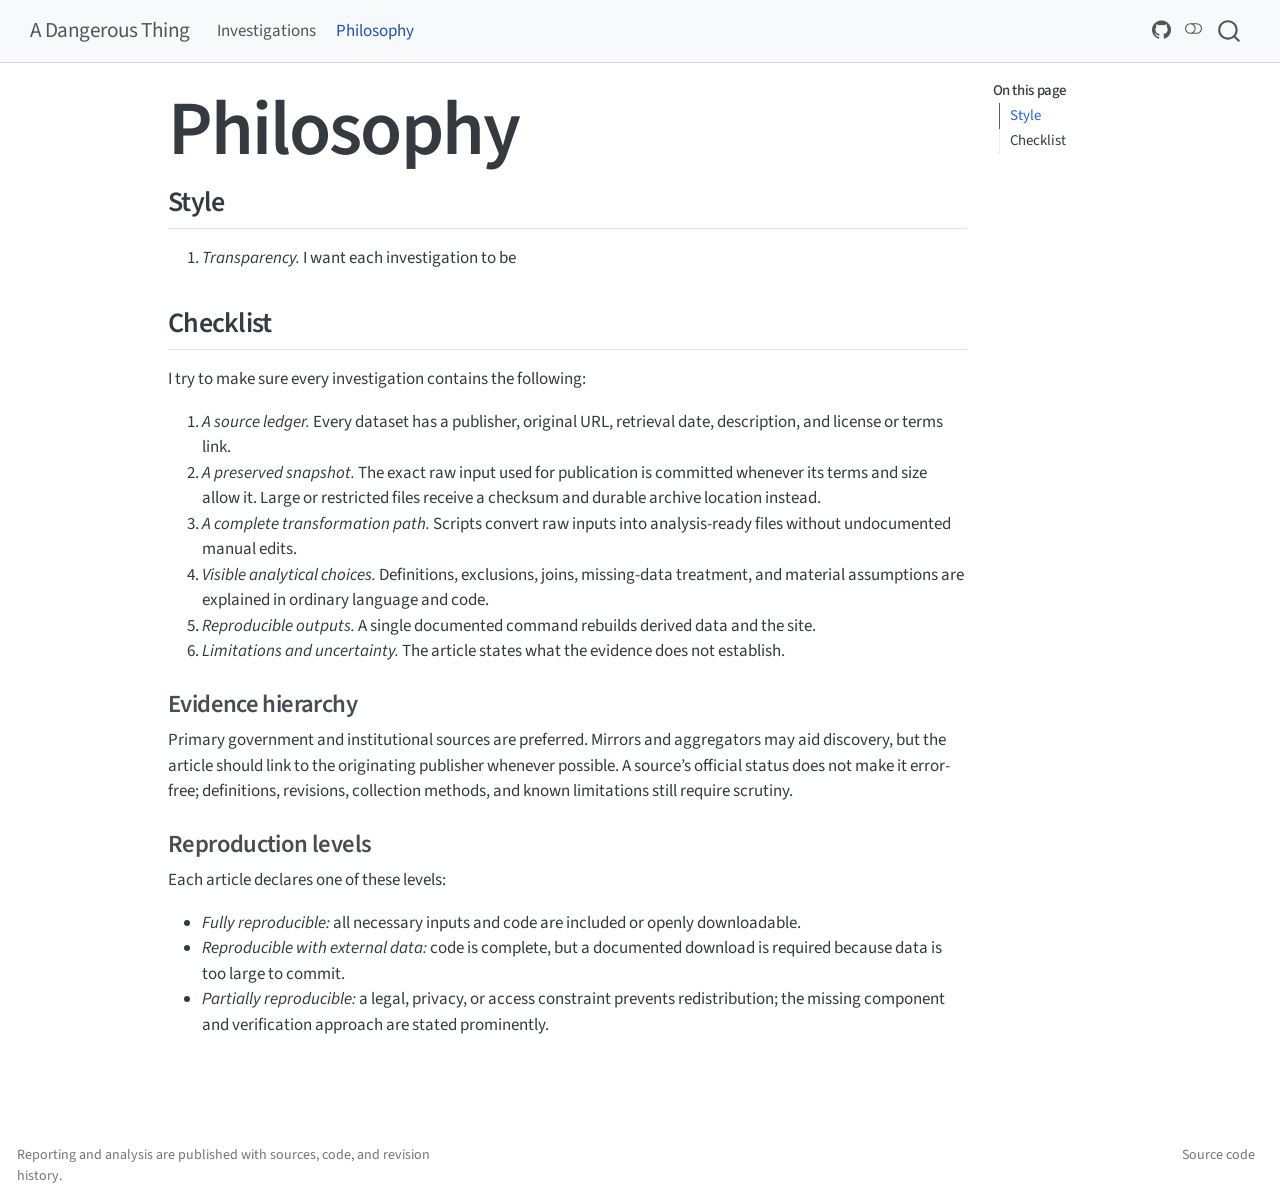
<file: philosophy.html>
<!DOCTYPE html>
<html xmlns="http://www.w3.org/1999/xhtml" lang="en" xml:lang="en"><head>

<meta charset="utf-8">
<meta name="generator" content="quarto-1.10.18">

<meta name="viewport" content="width=device-width, initial-scale=1.0, user-scalable=yes">


<title>Philosophy – A Dangerous Thing</title>
<style>
/* Default styles provided by pandoc.
** See https://pandoc.org/MANUAL.html#variables-for-html for config info.
*/
span.smallcaps{font-variant: small-caps;}
div.columns{display: flex; gap: 1.5em;}
div.column{flex: auto;}
@media screen {
div.columns{gap: min(4vw, 1.5em);}
div.column{overflow-x: auto;}
}
div.hanging-indent{margin-left: 1.5em; text-indent: -1.5em;}
ul.task-list{list-style: none;}
ul.task-list li input[type="checkbox"] {
  width: 0.8em;
  margin: 0 0.8em 0.2em -1em; /* quarto-specific, see https://github.com/quarto-dev/quarto-cli/issues/4556 */ 
  vertical-align: middle;
}
</style>


<script src="site_libs/quarto-nav/quarto-nav.js"></script>
<script src="site_libs/quarto-nav/headroom.min.js"></script>
<script src="site_libs/clipboard/clipboard.min.js"></script>
<script src="site_libs/quarto-search/autocomplete.umd.js"></script>
<script src="site_libs/quarto-search/fuse.min.js"></script>
<script src="site_libs/quarto-search/quarto-search.js"></script>
<meta name="quarto:offset" content="./">
<script src="site_libs/quarto-html/quarto.js" type="module"></script>
<script src="site_libs/quarto-html/tabsets/tabsets.js" type="module"></script>
<script src="site_libs/quarto-html/popper.min.js"></script>
<script src="site_libs/quarto-html/tippy.umd.min.js"></script>
<script src="site_libs/quarto-html/anchor.min.js"></script>
<link href="site_libs/quarto-html/tippy.css" rel="stylesheet">
<link href="site_libs/quarto-html/quarto-syntax-highlighting-64a204ab8560d761af7679ceaba22944.css" rel="stylesheet" class="quarto-color-scheme" id="quarto-text-highlighting-styles">
<link href="site_libs/quarto-html/quarto-syntax-highlighting-dark-b85bc7c33db8c58e0ec93c3465666fed.css" rel="stylesheet" class="quarto-color-scheme quarto-color-alternate" id="quarto-text-highlighting-styles">
<link href="site_libs/quarto-html/quarto-syntax-highlighting-64a204ab8560d761af7679ceaba22944.css" rel="stylesheet" class="quarto-color-scheme-extra" id="quarto-text-highlighting-styles">
<script src="site_libs/bootstrap/bootstrap.min.js"></script>
<link href="site_libs/bootstrap/bootstrap-icons.css" rel="stylesheet">
<link href="site_libs/bootstrap/bootstrap-f6e81f4864cb6d8b696b855696ff1c11.min.css" rel="stylesheet" append-hash="true" class="quarto-color-scheme" id="quarto-bootstrap" data-mode="light">
<link href="site_libs/bootstrap/bootstrap-dark-86a62c4a56120b95dfa8e5b77e93b73a.min.css" rel="stylesheet" append-hash="true" class="quarto-color-scheme quarto-color-alternate" id="quarto-bootstrap" data-mode="dark">
<link href="site_libs/bootstrap/bootstrap-f6e81f4864cb6d8b696b855696ff1c11.min.css" rel="stylesheet" append-hash="true" class="quarto-color-scheme-extra" id="quarto-bootstrap" data-mode="light">
<script id="quarto-search-options" type="application/json">{
  "location": "navbar",
  "copy-button": false,
  "collapse-after": 3,
  "panel-placement": "end",
  "type": "overlay",
  "limit": 50,
  "keyboard-shortcut": [
    "f",
    "/",
    "s"
  ],
  "show-item-context": false,
  "language": {
    "search-no-results-text": "No results",
    "search-matching-documents-text": "matching documents",
    "search-copy-link-title": "Copy link to search",
    "search-hide-matches-text": "Hide additional matches",
    "search-more-match-text": "more match in this document",
    "search-more-matches-text": "more matches in this document",
    "search-clear-button-title": "Clear",
    "search-text-placeholder": "",
    "search-detached-cancel-button-title": "Cancel",
    "search-submit-button-title": "Submit",
    "search-label": "Search"
  }
}</script>


<link rel="stylesheet" href="styles.css">
<meta property="og:title" content="Philosophy – A Dangerous Thing">
<meta property="og:description" content="Transparent investigations built from public data.">
<meta property="og:site_name" content="A Dangerous Thing">
</head>

<body class="nav-fixed quarto-light"><script id="quarto-html-before-body" type="application/javascript">
    const toggleBodyColorMode = (bsSheetEl) => {
      const mode = bsSheetEl.getAttribute("data-mode");
      const bodyEl = window.document.querySelector("body");
      if (mode === "dark") {
        bodyEl.classList.add("quarto-dark");
        bodyEl.classList.remove("quarto-light");
      } else {
        bodyEl.classList.add("quarto-light");
        bodyEl.classList.remove("quarto-dark");
      }
    }
    const toggleBodyColorPrimary = () => {
      const bsSheetEl = window.document.querySelector("link#quarto-bootstrap:not([rel=disabled-stylesheet])");
      if (bsSheetEl) {
        toggleBodyColorMode(bsSheetEl);
      }
    }
    const setColorSchemeToggle = (alternate) => {
      const toggles = window.document.querySelectorAll('.quarto-color-scheme-toggle');
      for (let i=0; i < toggles.length; i++) {
        const toggle = toggles[i];
        if (toggle) {
          if (alternate) {
            toggle.classList.add("alternate");
          } else {
            toggle.classList.remove("alternate");
          }
        }
      }
    };
    const toggleColorMode = (alternate) => {
      // Switch the stylesheets
      const primaryStylesheets = window.document.querySelectorAll('link.quarto-color-scheme:not(.quarto-color-alternate)');
      const alternateStylesheets = window.document.querySelectorAll('link.quarto-color-scheme.quarto-color-alternate');
      manageTransitions('#quarto-margin-sidebar .nav-link', false);
      if (alternate) {
        // note: dark is layered on light, we don't disable primary!
        enableStylesheet(alternateStylesheets);
        for (const sheetNode of alternateStylesheets) {
          if (sheetNode.id === "quarto-bootstrap") {
            toggleBodyColorMode(sheetNode);
          }
        }
      } else {
        disableStylesheet(alternateStylesheets);
        enableStylesheet(primaryStylesheets)
        toggleBodyColorPrimary();
      }
      manageTransitions('#quarto-margin-sidebar .nav-link', true);
      // Switch the toggles
      setColorSchemeToggle(alternate)
      // Hack to workaround the fact that safari doesn't
      // properly recolor the scrollbar when toggling (#1455)
      if (navigator.userAgent.indexOf('Safari') > 0 && navigator.userAgent.indexOf('Chrome') == -1) {
        manageTransitions("body", false);
        window.scrollTo(0, 1);
        setTimeout(() => {
          window.scrollTo(0, 0);
          manageTransitions("body", true);
        }, 40);
      }
    }
    const disableStylesheet = (stylesheets) => {
      for (let i=0; i < stylesheets.length; i++) {
        const stylesheet = stylesheets[i];
        stylesheet.rel = 'disabled-stylesheet';
      }
    }
    const enableStylesheet = (stylesheets) => {
      for (let i=0; i < stylesheets.length; i++) {
        const stylesheet = stylesheets[i];
        if(stylesheet.rel !== 'stylesheet') { // for Chrome, which will still FOUC without this check
          stylesheet.rel = 'stylesheet';
        }
      }
    }
    const manageTransitions = (selector, allowTransitions) => {
      const els = window.document.querySelectorAll(selector);
      for (let i=0; i < els.length; i++) {
        const el = els[i];
        if (allowTransitions) {
          el.classList.remove('notransition');
        } else {
          el.classList.add('notransition');
        }
      }
    }
    const isFileUrl = () => {
      return window.location.protocol === 'file:';
    }
    const hasAlternateSentinel = () => {
      let styleSentinel = getColorSchemeSentinel();
      if (styleSentinel !== null) {
        return styleSentinel === "alternate";
      } else {
        return false;
      }
    }
    const setStyleSentinel = (alternate) => {
      const value = alternate ? "alternate" : "default";
      if (!isFileUrl()) {
        window.localStorage.setItem("quarto-color-scheme", value);
      } else {
        localAlternateSentinel = value;
      }
    }
    const getColorSchemeSentinel = () => {
      if (!isFileUrl()) {
        const storageValue = window.localStorage.getItem("quarto-color-scheme");
        return storageValue != null ? storageValue : localAlternateSentinel;
      } else {
        return localAlternateSentinel;
      }
    }
    const toggleGiscusIfUsed = (isAlternate, darkModeDefault) => {
      const baseTheme = document.querySelector('#giscus-base-theme')?.value ?? 'light';
      const alternateTheme = document.querySelector('#giscus-alt-theme')?.value ?? 'dark';
      let newTheme = '';
      if(authorPrefersDark) {
        newTheme = isAlternate ? baseTheme : alternateTheme;
      } else {
        newTheme = isAlternate ? alternateTheme : baseTheme;
      }
      const changeGiscusTheme = () => {
        // From: https://github.com/giscus/giscus/issues/336
        const sendMessage = (message) => {
          const iframe = document.querySelector('iframe.giscus-frame');
          if (!iframe) return;
          iframe.contentWindow.postMessage({ giscus: message }, 'https://giscus.app');
        }
        sendMessage({
          setConfig: {
            theme: newTheme
          }
        });
      }
      const isGiscussLoaded = window.document.querySelector('iframe.giscus-frame') !== null;
      if (isGiscussLoaded) {
        changeGiscusTheme();
      }
    };
    const authorPrefersDark = false;
    const darkModeDefault = authorPrefersDark;
      document.querySelector('link#quarto-text-highlighting-styles.quarto-color-scheme-extra').rel = 'disabled-stylesheet';
      document.querySelector('link#quarto-bootstrap.quarto-color-scheme-extra').rel = 'disabled-stylesheet';
    let localAlternateSentinel = darkModeDefault ? 'alternate' : 'default';
    // Dark / light mode switch
    window.quartoToggleColorScheme = () => {
      // Read the current dark / light value
      let toAlternate = !hasAlternateSentinel();
      toggleColorMode(toAlternate);
      setStyleSentinel(toAlternate);
      toggleGiscusIfUsed(toAlternate, darkModeDefault);
      window.dispatchEvent(new Event('resize'));
    };
    // Switch to dark mode if need be
    if (hasAlternateSentinel()) {
      toggleColorMode(true);
    } else {
      toggleColorMode(false);
    }
  </script>

<div id="quarto-search-results"></div>
  <header id="quarto-header" class="headroom fixed-top">
    <nav class="navbar navbar-expand-lg " data-bs-theme="dark">
      <div class="navbar-container container-fluid">
      <div class="navbar-brand-container mx-auto">
    <a class="navbar-brand" href="./index.html">
    <span class="navbar-title">A Dangerous Thing</span>
    </a>
  </div>
            <div id="quarto-search" class="" title="Search"></div>
          <button class="navbar-toggler" type="button" data-bs-toggle="collapse" data-bs-target="#navbarCollapse" aria-controls="navbarCollapse" role="menu" aria-expanded="false" aria-label="Toggle navigation" onclick="if (window.quartoToggleHeadroom) { window.quartoToggleHeadroom(); }">
  <span class="navbar-toggler-icon"></span>
</button>
          <div class="collapse navbar-collapse" id="navbarCollapse">
            <ul class="navbar-nav navbar-nav-scroll me-auto">
  <li class="nav-item">
    <a class="nav-link" href="./index.html"> 
<span class="menu-text">Investigations</span></a>
  </li>  
  <li class="nav-item">
    <a class="nav-link active" href="./philosophy.html" aria-current="page"> 
<span class="menu-text">Philosophy</span></a>
  </li>  
</ul>
            <ul class="navbar-nav navbar-nav-scroll ms-auto">
  <li class="nav-item compact">
    <a class="nav-link" href="https://github.com/paul-j-hamilton/public-data-investigations"> <i class="bi bi-github" role="img" aria-label="Source repository">
</i> 
<span class="menu-text"></span></a>
  </li>  
</ul>
          </div> <!-- /navcollapse -->
            <div class="quarto-navbar-tools">
  <a href="" class="quarto-color-scheme-toggle quarto-navigation-tool  px-1" onclick="window.quartoToggleColorScheme(); return false;" title="Toggle dark mode"><i class="bi"></i></a>
</div>
      </div> <!-- /container-fluid -->
    </nav>
</header>
<!-- content -->
<div id="quarto-content" class="quarto-container page-columns page-rows-contents page-layout-article page-navbar">
<!-- sidebar -->
<!-- margin-sidebar -->
    <div id="quarto-margin-sidebar" class="sidebar margin-sidebar">
        <nav id="TOC" role="doc-toc" class="toc-active">
    <h2 id="toc-title">On this page</h2>
   
  <ul>
  <li><a href="#style" id="toc-style" class="nav-link active" data-scroll-target="#style">Style</a></li>
  <li><a href="#checklist" id="toc-checklist" class="nav-link" data-scroll-target="#checklist">Checklist</a>
  <ul class="collapse">
  <li><a href="#evidence-hierarchy" id="toc-evidence-hierarchy" class="nav-link" data-scroll-target="#evidence-hierarchy">Evidence hierarchy</a></li>
  <li><a href="#reproduction-levels" id="toc-reproduction-levels" class="nav-link" data-scroll-target="#reproduction-levels">Reproduction levels</a></li>
  </ul></li>
  </ul>
</nav>
    </div>
<!-- main -->
<main class="content" id="quarto-document-content">


<header id="title-block-header" class="quarto-title-block default">
<div class="quarto-title">
<h1 class="title">Philosophy</h1>
</div>



<div class="quarto-title-meta">

    
  
    
  </div>
  


</header>


<section id="style" class="level2">
<h2 class="anchored" data-anchor-id="style">Style</h2>
<ol type="1">
<li><em>Transparency.</em> I want each investigation to be</li>
</ol>
</section>
<section id="checklist" class="level2">
<h2 class="anchored" data-anchor-id="checklist">Checklist</h2>
<p>I try to make sure every investigation contains the following:</p>
<ol type="1">
<li><em>A source ledger.</em> Every dataset has a publisher, original URL, retrieval date, description, and license or terms link.</li>
<li><em>A preserved snapshot.</em> The exact raw input used for publication is committed whenever its terms and size allow it. Large or restricted files receive a checksum and durable archive location instead.</li>
<li><em>A complete transformation path.</em> Scripts convert raw inputs into analysis-ready files without undocumented manual edits.</li>
<li><em>Visible analytical choices.</em> Definitions, exclusions, joins, missing-data treatment, and material assumptions are explained in ordinary language and code.</li>
<li><em>Reproducible outputs.</em> A single documented command rebuilds derived data and the site.</li>
<li><em>Limitations and uncertainty.</em> The article states what the evidence does not establish.</li>
</ol>
<section id="evidence-hierarchy" class="level3">
<h3 class="anchored" data-anchor-id="evidence-hierarchy">Evidence hierarchy</h3>
<p>Primary government and institutional sources are preferred. Mirrors and aggregators may aid discovery, but the article should link to the originating publisher whenever possible. A source’s official status does not make it error-free; definitions, revisions, collection methods, and known limitations still require scrutiny.</p>
</section>
<section id="reproduction-levels" class="level3">
<h3 class="anchored" data-anchor-id="reproduction-levels">Reproduction levels</h3>
<p>Each article declares one of these levels:</p>
<ul>
<li><em>Fully reproducible:</em> all necessary inputs and code are included or openly downloadable.</li>
<li><em>Reproducible with external data:</em> code is complete, but a documented download is required because data is too large to commit.</li>
<li><em>Partially reproducible:</em> a legal, privacy, or access constraint prevents redistribution; the missing component and verification approach are stated prominently.</li>
</ul>


</section>
</section>

</main> <!-- /main -->
<script id="quarto-html-after-body" type="application/javascript">
  window.document.addEventListener("DOMContentLoaded", function (event) {
    // Ensure there is a toggle, if there isn't float one in the top right
    if (window.document.querySelector('.quarto-color-scheme-toggle') === null) {
      const a = window.document.createElement('a');
      a.classList.add('top-right');
      a.classList.add('quarto-color-scheme-toggle');
      a.href = "";
      a.onclick = function() { try { window.quartoToggleColorScheme(); } catch {} return false; };
      const i = window.document.createElement("i");
      i.classList.add('bi');
      a.appendChild(i);
      window.document.body.appendChild(a);
    }
    setColorSchemeToggle(hasAlternateSentinel())
    const icon = "";
    const anchorJS = new window.AnchorJS();
    anchorJS.options = {
      placement: 'right',
      icon: icon
    };
    anchorJS.add('.anchored');
    const isCodeAnnotation = (el) => {
      for (const clz of el.classList) {
        if (clz.startsWith('code-annotation-')) {                     
          return true;
        }
      }
      return false;
    }
    const onCopySuccess = function(e) {
      // button target
      const button = e.trigger;
      // don't keep focus
      button.blur();
      // flash "checked"
      button.classList.add('code-copy-button-checked');
      var currentTitle = button.getAttribute("title");
      button.setAttribute("title", "Copied!");
      let tooltip;
      if (window.bootstrap) {
        button.setAttribute("data-bs-toggle", "tooltip");
        button.setAttribute("data-bs-placement", "left");
        button.setAttribute("data-bs-title", "Copied!");
        tooltip = new bootstrap.Tooltip(button, 
          { trigger: "manual", 
            customClass: "code-copy-button-tooltip",
            offset: [0, -8]});
        tooltip.show();    
      }
      setTimeout(function() {
        if (tooltip) {
          tooltip.hide();
          button.removeAttribute("data-bs-title");
          button.removeAttribute("data-bs-toggle");
          button.removeAttribute("data-bs-placement");
        }
        button.setAttribute("title", currentTitle);
        button.classList.remove('code-copy-button-checked');
      }, 1000);
      // clear code selection
      e.clearSelection();
    }
    const getTextToCopy = function(trigger) {
      const outerScaffold = trigger.parentElement.cloneNode(true);
      const codeEl = outerScaffold.querySelector('code');
      for (const childEl of codeEl.children) {
        if (isCodeAnnotation(childEl)) {
          childEl.remove();
        }
      }
      return codeEl.innerText;
    }
    const clipboard = new window.ClipboardJS('.code-copy-button:not([data-in-quarto-modal])', {
      text: getTextToCopy
    });
    clipboard.on('success', onCopySuccess);
    if (window.document.getElementById('quarto-embedded-source-code-modal')) {
      const clipboardModal = new window.ClipboardJS('.code-copy-button[data-in-quarto-modal]', {
        text: getTextToCopy,
        container: window.document.getElementById('quarto-embedded-source-code-modal')
      });
      clipboardModal.on('success', onCopySuccess);
    }
      var localhostRegex = new RegExp(/^(?:http|https):\/\/localhost\:?[0-9]*\//);
      var mailtoRegex = new RegExp(/^mailto:/);
        var filterRegex = new RegExp("https:\/\/paul-j-hamilton\.github\.io\/public-data-investigations");
      var isInternal = (href) => {
          return filterRegex.test(href) || localhostRegex.test(href) || mailtoRegex.test(href);
      }
      // Inspect non-navigation links and adorn them if external
     var links = window.document.querySelectorAll('a[href]:not(.nav-link):not(.navbar-brand):not(.toc-action):not(.sidebar-link):not(.sidebar-item-toggle):not(.pagination-link):not(.no-external):not([aria-hidden]):not(.dropdown-item):not(.quarto-navigation-tool):not(.about-link)');
      for (var i=0; i<links.length; i++) {
        const link = links[i];
        if (!isInternal(link.href)) {
          // undo the damage that might have been done by quarto-nav.js in the case of
          // links that we want to consider external
          if (link.dataset.originalHref !== undefined) {
            link.href = link.dataset.originalHref;
          }
            // target, if specified
            link.setAttribute("target", "_blank");
            if (link.getAttribute("rel") === null) {
              link.setAttribute("rel", "noopener");
            }
        }
      }
    function tippyHover(el, contentFn, onTriggerFn, onUntriggerFn) {
      const config = {
        allowHTML: true,
        maxWidth: 500,
        delay: 100,
        arrow: false,
        appendTo: function(el) {
            return el.parentElement;
        },
        interactive: true,
        interactiveBorder: 10,
        theme: 'quarto',
        placement: 'bottom-start',
      };
      if (contentFn) {
        config.content = contentFn;
      }
      if (onTriggerFn) {
        config.onTrigger = onTriggerFn;
      }
      if (onUntriggerFn) {
        config.onUntrigger = onUntriggerFn;
      }
      window.tippy(el, config); 
    }
    const noterefs = window.document.querySelectorAll('a[role="doc-noteref"]');
    for (var i=0; i<noterefs.length; i++) {
      const ref = noterefs[i];
      tippyHover(ref, function() {
        // use id or data attribute instead here
        let href = ref.getAttribute('data-footnote-href') || ref.getAttribute('href');
        try { href = new URL(href).hash; } catch {}
        const id = href.replace(/^#\/?/, "");
        const note = window.document.getElementById(id);
        if (note) {
          return note.innerHTML;
        } else {
          return "";
        }
      });
    }
    const xrefs = window.document.querySelectorAll('a.quarto-xref');
    const processXRef = (id, note) => {
      // Strip column container classes
      const stripColumnClz = (el) => {
        el.classList.remove("page-full", "page-columns");
        if (el.children) {
          for (const child of el.children) {
            stripColumnClz(child);
          }
        }
      }
      stripColumnClz(note)
      if (id === null || id.startsWith('sec-')) {
        // Special case sections, only their first couple elements
        const container = document.createElement("div");
        if (note.children && note.children.length > 2) {
          container.appendChild(note.children[0].cloneNode(true));
          for (let i = 1; i < note.children.length; i++) {
            const child = note.children[i];
            if (child.tagName === "P" && child.innerText === "") {
              continue;
            } else {
              container.appendChild(child.cloneNode(true));
              break;
            }
          }
          if (window.Quarto?.typesetMath) {
            window.Quarto.typesetMath(container);
          }
          return container.innerHTML
        } else {
          if (window.Quarto?.typesetMath) {
            window.Quarto.typesetMath(note);
          }
          return note.innerHTML;
        }
      } else {
        // Remove any anchor links if they are present
        const anchorLink = note.querySelector('a.anchorjs-link');
        if (anchorLink) {
          anchorLink.remove();
        }
        if (window.Quarto?.typesetMath) {
          window.Quarto.typesetMath(note);
        }
        if (note.classList.contains("callout")) {
          return note.outerHTML;
        } else {
          return note.innerHTML;
        }
      }
    }
    for (var i=0; i<xrefs.length; i++) {
      const xref = xrefs[i];
      tippyHover(xref, undefined, function(instance) {
        instance.disable();
        let url = xref.getAttribute('href');
        let hash = undefined; 
        if (url.startsWith('#')) {
          hash = url;
        } else {
          try { hash = new URL(url).hash; } catch {}
        }
        if (hash) {
          const id = hash.replace(/^#\/?/, "");
          const note = window.document.getElementById(id);
          if (note !== null) {
            try {
              const html = processXRef(id, note.cloneNode(true));
              instance.setContent(html);
            } finally {
              instance.enable();
              instance.show();
            }
          } else {
            // See if we can fetch this
            fetch(url.split('#')[0])
            .then(res => res.text())
            .then(html => {
              const parser = new DOMParser();
              const htmlDoc = parser.parseFromString(html, "text/html");
              const note = htmlDoc.getElementById(id);
              if (note !== null) {
                const html = processXRef(id, note);
                instance.setContent(html);
              } 
            }).finally(() => {
              instance.enable();
              instance.show();
            });
          }
        } else {
          // See if we can fetch a full url (with no hash to target)
          // This is a special case and we should probably do some content thinning / targeting
          fetch(url)
          .then(res => res.text())
          .then(html => {
            const parser = new DOMParser();
            const htmlDoc = parser.parseFromString(html, "text/html");
            const note = htmlDoc.querySelector('main.content');
            if (note !== null) {
              // This should only happen for chapter cross references
              // (since there is no id in the URL)
              // remove the first header
              if (note.children.length > 0 && note.children[0].tagName === "HEADER") {
                note.children[0].remove();
              }
              const html = processXRef(null, note);
              instance.setContent(html);
            } 
          }).finally(() => {
            instance.enable();
            instance.show();
          });
        }
      }, function(instance) {
      });
    }
        let selectedAnnoteEl;
        const selectorForAnnotation = ( cell, annotation) => {
          let cellAttr = 'data-code-cell="' + cell + '"';
          let lineAttr = 'data-code-annotation="' +  annotation + '"';
          const selector = 'span[' + cellAttr + '][' + lineAttr + ']';
          return selector;
        }
        const selectCodeLines = (annoteEl) => {
          const doc = window.document;
          const targetCell = annoteEl.getAttribute("data-target-cell");
          const targetAnnotation = annoteEl.getAttribute("data-target-annotation");
          const annoteSpan = window.document.querySelector(selectorForAnnotation(targetCell, targetAnnotation));
          const lines = annoteSpan.getAttribute("data-code-lines").split(",");
          const lineIds = lines.map((line) => {
            return targetCell + "-" + line;
          })
          let top = null;
          let height = null;
          let parent = null;
          if (lineIds.length > 0) {
              //compute the position of the single el (top and bottom and make a div)
              const el = window.document.getElementById(lineIds[0]);
              top = el.offsetTop;
              height = el.offsetHeight;
              parent = el.parentElement.parentElement;
            if (lineIds.length > 1) {
              const lastEl = window.document.getElementById(lineIds[lineIds.length - 1]);
              const bottom = lastEl.offsetTop + lastEl.offsetHeight;
              height = bottom - top;
            }
            if (top !== null && height !== null && parent !== null) {
              // cook up a div (if necessary) and position it 
              let div = window.document.getElementById("code-annotation-line-highlight");
              if (div === null) {
                div = window.document.createElement("div");
                div.setAttribute("id", "code-annotation-line-highlight");
                div.style.position = 'absolute';
                parent.appendChild(div);
              }
              div.style.top = top - 2 + "px";
              div.style.height = height + 4 + "px";
              div.style.left = 0;
              let gutterDiv = window.document.getElementById("code-annotation-line-highlight-gutter");
              if (gutterDiv === null) {
                gutterDiv = window.document.createElement("div");
                gutterDiv.setAttribute("id", "code-annotation-line-highlight-gutter");
                gutterDiv.style.position = 'absolute';
                const codeCell = window.document.getElementById(targetCell);
                const gutter = codeCell.querySelector('.code-annotation-gutter');
                gutter.appendChild(gutterDiv);
              }
              gutterDiv.style.top = top - 2 + "px";
              gutterDiv.style.height = height + 4 + "px";
            }
            selectedAnnoteEl = annoteEl;
          }
        };
        const unselectCodeLines = () => {
          const elementsIds = ["code-annotation-line-highlight", "code-annotation-line-highlight-gutter"];
          elementsIds.forEach((elId) => {
            const div = window.document.getElementById(elId);
            if (div) {
              div.remove();
            }
          });
          selectedAnnoteEl = undefined;
        };
          // Handle positioning of the toggle
      window.addEventListener(
        "resize",
        throttle(() => {
          elRect = undefined;
          if (selectedAnnoteEl) {
            selectCodeLines(selectedAnnoteEl);
          }
        }, 10)
      );
      function throttle(fn, ms) {
      let throttle = false;
      let timer;
        return (...args) => {
          if(!throttle) { // first call gets through
              fn.apply(this, args);
              throttle = true;
          } else { // all the others get throttled
              if(timer) clearTimeout(timer); // cancel #2
              timer = setTimeout(() => {
                fn.apply(this, args);
                timer = throttle = false;
              }, ms);
          }
        };
      }
        // Attach click handler to the DT
        const annoteDls = window.document.querySelectorAll('dt[data-target-cell]');
        for (const annoteDlNode of annoteDls) {
          annoteDlNode.addEventListener('click', (event) => {
            const clickedEl = event.target;
            if (clickedEl !== selectedAnnoteEl) {
              unselectCodeLines();
              const activeEl = window.document.querySelector('dt[data-target-cell].code-annotation-active');
              if (activeEl) {
                activeEl.classList.remove('code-annotation-active');
              }
              selectCodeLines(clickedEl);
              clickedEl.classList.add('code-annotation-active');
            } else {
              // Unselect the line
              unselectCodeLines();
              clickedEl.classList.remove('code-annotation-active');
            }
          });
        }
    const findCites = (el) => {
      const parentEl = el.parentElement;
      if (parentEl) {
        const cites = parentEl.dataset.cites;
        if (cites) {
          return {
            el,
            cites: cites.split(' ')
          };
        } else {
          return findCites(el.parentElement)
        }
      } else {
        return undefined;
      }
    };
    var bibliorefs = window.document.querySelectorAll('a[role="doc-biblioref"]');
    for (var i=0; i<bibliorefs.length; i++) {
      const ref = bibliorefs[i];
      const citeInfo = findCites(ref);
      if (citeInfo) {
        tippyHover(citeInfo.el, function() {
          var popup = window.document.createElement('div');
          citeInfo.cites.forEach(function(cite) {
            var citeDiv = window.document.createElement('div');
            citeDiv.classList.add('hanging-indent');
            citeDiv.classList.add('csl-entry');
            var biblioDiv = window.document.getElementById('ref-' + cite);
            if (biblioDiv) {
              citeDiv.innerHTML = biblioDiv.innerHTML;
            }
            popup.appendChild(citeDiv);
          });
          return popup.innerHTML;
        });
      }
    }
  });
  </script>
</div> <!-- /content -->
<footer class="footer">
  <div class="nav-footer">
    <div class="nav-footer-left">
<p>Reporting and analysis are published with sources, code, and revision history.</p>
</div>   
    <div class="nav-footer-center">
      &nbsp;
    </div>
    <div class="nav-footer-right">
      <ul class="footer-items list-unstyled">
    <li class="nav-item">
    <a class="nav-link" href="https://github.com/paul-j-hamilton/public-data-investigations">
<p>Source code</p>
</a>
  </li>  
</ul>
    </div>
  </div>
</footer>




</body></html>
</file>
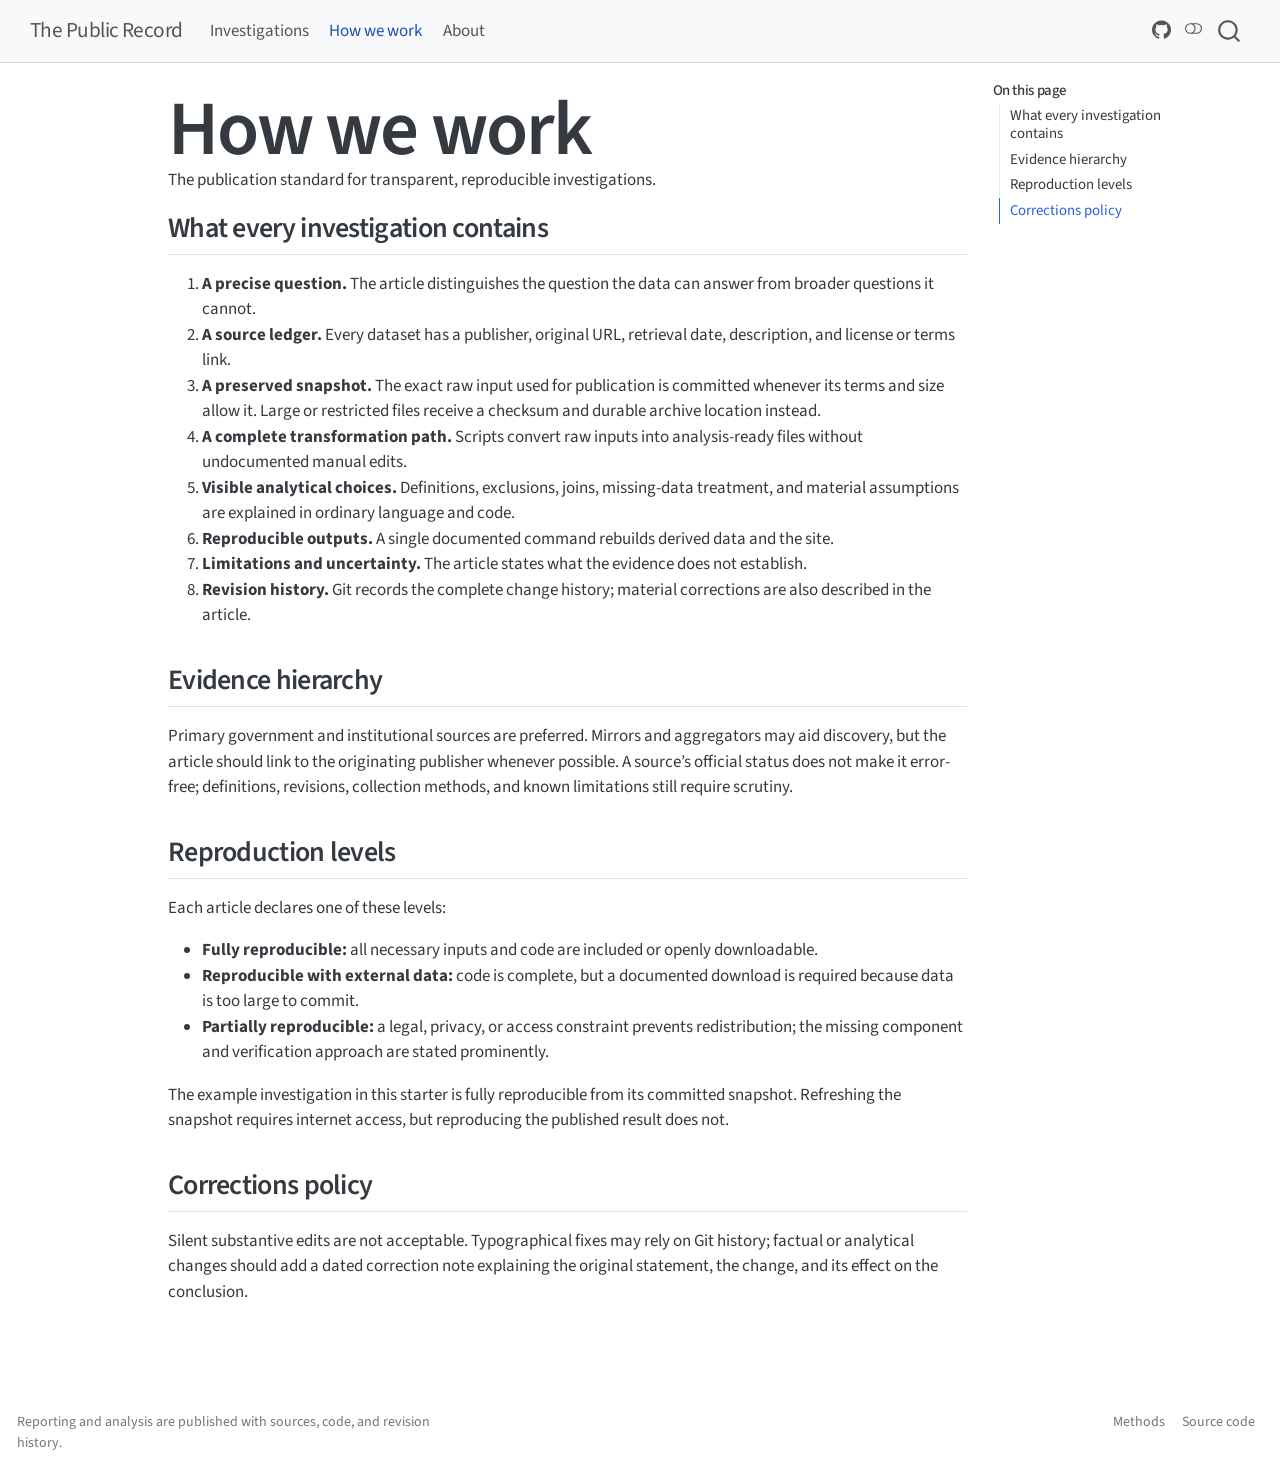
<file: standards.html>
<!DOCTYPE html>
<html xmlns="http://www.w3.org/1999/xhtml" lang="en" xml:lang="en"><head>

<meta charset="utf-8">
<meta name="generator" content="quarto-1.10.18">

<meta name="viewport" content="width=device-width, initial-scale=1.0, user-scalable=yes">

<meta name="description" content="The publication standard for transparent, reproducible investigations.">

<title>How we work – The Public Record</title>
<style>
/* Default styles provided by pandoc.
** See https://pandoc.org/MANUAL.html#variables-for-html for config info.
*/
span.smallcaps{font-variant: small-caps;}
div.columns{display: flex; gap: 1.5em;}
div.column{flex: auto;}
@media screen {
div.columns{gap: min(4vw, 1.5em);}
div.column{overflow-x: auto;}
}
div.hanging-indent{margin-left: 1.5em; text-indent: -1.5em;}
ul.task-list{list-style: none;}
ul.task-list li input[type="checkbox"] {
  width: 0.8em;
  margin: 0 0.8em 0.2em -1em; /* quarto-specific, see https://github.com/quarto-dev/quarto-cli/issues/4556 */ 
  vertical-align: middle;
}
</style>


<script src="site_libs/quarto-nav/quarto-nav.js"></script>
<script src="site_libs/quarto-nav/headroom.min.js"></script>
<script src="site_libs/clipboard/clipboard.min.js"></script>
<script src="site_libs/quarto-search/autocomplete.umd.js"></script>
<script src="site_libs/quarto-search/fuse.min.js"></script>
<script src="site_libs/quarto-search/quarto-search.js"></script>
<meta name="quarto:offset" content="./">
<script src="site_libs/quarto-html/quarto.js" type="module"></script>
<script src="site_libs/quarto-html/tabsets/tabsets.js" type="module"></script>
<script src="site_libs/quarto-html/popper.min.js"></script>
<script src="site_libs/quarto-html/tippy.umd.min.js"></script>
<script src="site_libs/quarto-html/anchor.min.js"></script>
<link href="site_libs/quarto-html/tippy.css" rel="stylesheet">
<link href="site_libs/quarto-html/quarto-syntax-highlighting-64a204ab8560d761af7679ceaba22944.css" rel="stylesheet" class="quarto-color-scheme" id="quarto-text-highlighting-styles">
<link href="site_libs/quarto-html/quarto-syntax-highlighting-dark-b85bc7c33db8c58e0ec93c3465666fed.css" rel="stylesheet" class="quarto-color-scheme quarto-color-alternate" id="quarto-text-highlighting-styles">
<link href="site_libs/quarto-html/quarto-syntax-highlighting-64a204ab8560d761af7679ceaba22944.css" rel="stylesheet" class="quarto-color-scheme-extra" id="quarto-text-highlighting-styles">
<script src="site_libs/bootstrap/bootstrap.min.js"></script>
<link href="site_libs/bootstrap/bootstrap-icons.css" rel="stylesheet">
<link href="site_libs/bootstrap/bootstrap-f6e81f4864cb6d8b696b855696ff1c11.min.css" rel="stylesheet" append-hash="true" class="quarto-color-scheme" id="quarto-bootstrap" data-mode="light">
<link href="site_libs/bootstrap/bootstrap-dark-86a62c4a56120b95dfa8e5b77e93b73a.min.css" rel="stylesheet" append-hash="true" class="quarto-color-scheme quarto-color-alternate" id="quarto-bootstrap" data-mode="dark">
<link href="site_libs/bootstrap/bootstrap-f6e81f4864cb6d8b696b855696ff1c11.min.css" rel="stylesheet" append-hash="true" class="quarto-color-scheme-extra" id="quarto-bootstrap" data-mode="light">
<script id="quarto-search-options" type="application/json">{
  "location": "navbar",
  "copy-button": false,
  "collapse-after": 3,
  "panel-placement": "end",
  "type": "overlay",
  "limit": 50,
  "keyboard-shortcut": [
    "f",
    "/",
    "s"
  ],
  "show-item-context": false,
  "language": {
    "search-no-results-text": "No results",
    "search-matching-documents-text": "matching documents",
    "search-copy-link-title": "Copy link to search",
    "search-hide-matches-text": "Hide additional matches",
    "search-more-match-text": "more match in this document",
    "search-more-matches-text": "more matches in this document",
    "search-clear-button-title": "Clear",
    "search-text-placeholder": "",
    "search-detached-cancel-button-title": "Cancel",
    "search-submit-button-title": "Submit",
    "search-label": "Search"
  }
}</script>


<link rel="stylesheet" href="styles.css">
<meta property="og:title" content="How we work – The Public Record">
<meta property="og:description" content="The publication standard for transparent, reproducible investigations.">
<meta property="og:site_name" content="The Public Record">
</head>

<body class="nav-fixed quarto-light"><script id="quarto-html-before-body" type="application/javascript">
    const toggleBodyColorMode = (bsSheetEl) => {
      const mode = bsSheetEl.getAttribute("data-mode");
      const bodyEl = window.document.querySelector("body");
      if (mode === "dark") {
        bodyEl.classList.add("quarto-dark");
        bodyEl.classList.remove("quarto-light");
      } else {
        bodyEl.classList.add("quarto-light");
        bodyEl.classList.remove("quarto-dark");
      }
    }
    const toggleBodyColorPrimary = () => {
      const bsSheetEl = window.document.querySelector("link#quarto-bootstrap:not([rel=disabled-stylesheet])");
      if (bsSheetEl) {
        toggleBodyColorMode(bsSheetEl);
      }
    }
    const setColorSchemeToggle = (alternate) => {
      const toggles = window.document.querySelectorAll('.quarto-color-scheme-toggle');
      for (let i=0; i < toggles.length; i++) {
        const toggle = toggles[i];
        if (toggle) {
          if (alternate) {
            toggle.classList.add("alternate");
          } else {
            toggle.classList.remove("alternate");
          }
        }
      }
    };
    const toggleColorMode = (alternate) => {
      // Switch the stylesheets
      const primaryStylesheets = window.document.querySelectorAll('link.quarto-color-scheme:not(.quarto-color-alternate)');
      const alternateStylesheets = window.document.querySelectorAll('link.quarto-color-scheme.quarto-color-alternate');
      manageTransitions('#quarto-margin-sidebar .nav-link', false);
      if (alternate) {
        // note: dark is layered on light, we don't disable primary!
        enableStylesheet(alternateStylesheets);
        for (const sheetNode of alternateStylesheets) {
          if (sheetNode.id === "quarto-bootstrap") {
            toggleBodyColorMode(sheetNode);
          }
        }
      } else {
        disableStylesheet(alternateStylesheets);
        enableStylesheet(primaryStylesheets)
        toggleBodyColorPrimary();
      }
      manageTransitions('#quarto-margin-sidebar .nav-link', true);
      // Switch the toggles
      setColorSchemeToggle(alternate)
      // Hack to workaround the fact that safari doesn't
      // properly recolor the scrollbar when toggling (#1455)
      if (navigator.userAgent.indexOf('Safari') > 0 && navigator.userAgent.indexOf('Chrome') == -1) {
        manageTransitions("body", false);
        window.scrollTo(0, 1);
        setTimeout(() => {
          window.scrollTo(0, 0);
          manageTransitions("body", true);
        }, 40);
      }
    }
    const disableStylesheet = (stylesheets) => {
      for (let i=0; i < stylesheets.length; i++) {
        const stylesheet = stylesheets[i];
        stylesheet.rel = 'disabled-stylesheet';
      }
    }
    const enableStylesheet = (stylesheets) => {
      for (let i=0; i < stylesheets.length; i++) {
        const stylesheet = stylesheets[i];
        if(stylesheet.rel !== 'stylesheet') { // for Chrome, which will still FOUC without this check
          stylesheet.rel = 'stylesheet';
        }
      }
    }
    const manageTransitions = (selector, allowTransitions) => {
      const els = window.document.querySelectorAll(selector);
      for (let i=0; i < els.length; i++) {
        const el = els[i];
        if (allowTransitions) {
          el.classList.remove('notransition');
        } else {
          el.classList.add('notransition');
        }
      }
    }
    const isFileUrl = () => {
      return window.location.protocol === 'file:';
    }
    const hasAlternateSentinel = () => {
      let styleSentinel = getColorSchemeSentinel();
      if (styleSentinel !== null) {
        return styleSentinel === "alternate";
      } else {
        return false;
      }
    }
    const setStyleSentinel = (alternate) => {
      const value = alternate ? "alternate" : "default";
      if (!isFileUrl()) {
        window.localStorage.setItem("quarto-color-scheme", value);
      } else {
        localAlternateSentinel = value;
      }
    }
    const getColorSchemeSentinel = () => {
      if (!isFileUrl()) {
        const storageValue = window.localStorage.getItem("quarto-color-scheme");
        return storageValue != null ? storageValue : localAlternateSentinel;
      } else {
        return localAlternateSentinel;
      }
    }
    const toggleGiscusIfUsed = (isAlternate, darkModeDefault) => {
      const baseTheme = document.querySelector('#giscus-base-theme')?.value ?? 'light';
      const alternateTheme = document.querySelector('#giscus-alt-theme')?.value ?? 'dark';
      let newTheme = '';
      if(authorPrefersDark) {
        newTheme = isAlternate ? baseTheme : alternateTheme;
      } else {
        newTheme = isAlternate ? alternateTheme : baseTheme;
      }
      const changeGiscusTheme = () => {
        // From: https://github.com/giscus/giscus/issues/336
        const sendMessage = (message) => {
          const iframe = document.querySelector('iframe.giscus-frame');
          if (!iframe) return;
          iframe.contentWindow.postMessage({ giscus: message }, 'https://giscus.app');
        }
        sendMessage({
          setConfig: {
            theme: newTheme
          }
        });
      }
      const isGiscussLoaded = window.document.querySelector('iframe.giscus-frame') !== null;
      if (isGiscussLoaded) {
        changeGiscusTheme();
      }
    };
    const authorPrefersDark = false;
    const darkModeDefault = authorPrefersDark;
      document.querySelector('link#quarto-text-highlighting-styles.quarto-color-scheme-extra').rel = 'disabled-stylesheet';
      document.querySelector('link#quarto-bootstrap.quarto-color-scheme-extra').rel = 'disabled-stylesheet';
    let localAlternateSentinel = darkModeDefault ? 'alternate' : 'default';
    // Dark / light mode switch
    window.quartoToggleColorScheme = () => {
      // Read the current dark / light value
      let toAlternate = !hasAlternateSentinel();
      toggleColorMode(toAlternate);
      setStyleSentinel(toAlternate);
      toggleGiscusIfUsed(toAlternate, darkModeDefault);
      window.dispatchEvent(new Event('resize'));
    };
    // Switch to dark mode if need be
    if (hasAlternateSentinel()) {
      toggleColorMode(true);
    } else {
      toggleColorMode(false);
    }
  </script>

<div id="quarto-search-results"></div>
  <header id="quarto-header" class="headroom fixed-top">
    <nav class="navbar navbar-expand-lg " data-bs-theme="dark">
      <div class="navbar-container container-fluid">
      <div class="navbar-brand-container mx-auto">
    <a class="navbar-brand" href="./index.html">
    <span class="navbar-title">The Public Record</span>
    </a>
  </div>
            <div id="quarto-search" class="" title="Search"></div>
          <button class="navbar-toggler" type="button" data-bs-toggle="collapse" data-bs-target="#navbarCollapse" aria-controls="navbarCollapse" role="menu" aria-expanded="false" aria-label="Toggle navigation" onclick="if (window.quartoToggleHeadroom) { window.quartoToggleHeadroom(); }">
  <span class="navbar-toggler-icon"></span>
</button>
          <div class="collapse navbar-collapse" id="navbarCollapse">
            <ul class="navbar-nav navbar-nav-scroll me-auto">
  <li class="nav-item">
    <a class="nav-link" href="./index.html"> 
<span class="menu-text">Investigations</span></a>
  </li>  
  <li class="nav-item">
    <a class="nav-link active" href="./standards.html" aria-current="page"> 
<span class="menu-text">How we work</span></a>
  </li>  
  <li class="nav-item">
    <a class="nav-link" href="./about.html"> 
<span class="menu-text">About</span></a>
  </li>  
</ul>
            <ul class="navbar-nav navbar-nav-scroll ms-auto">
  <li class="nav-item compact">
    <a class="nav-link" href="https://github.com/paul-j-hamilton/public-data-investigations"> <i class="bi bi-github" role="img" aria-label="Source repository">
</i> 
<span class="menu-text"></span></a>
  </li>  
</ul>
          </div> <!-- /navcollapse -->
            <div class="quarto-navbar-tools">
  <a href="" class="quarto-color-scheme-toggle quarto-navigation-tool  px-1" onclick="window.quartoToggleColorScheme(); return false;" title="Toggle dark mode"><i class="bi"></i></a>
</div>
      </div> <!-- /container-fluid -->
    </nav>
</header>
<!-- content -->
<div id="quarto-content" class="quarto-container page-columns page-rows-contents page-layout-article page-navbar">
<!-- sidebar -->
<!-- margin-sidebar -->
    <div id="quarto-margin-sidebar" class="sidebar margin-sidebar">
        <nav id="TOC" role="doc-toc" class="toc-active">
    <h2 id="toc-title">On this page</h2>
   
  <ul>
  <li><a href="#what-every-investigation-contains" id="toc-what-every-investigation-contains" class="nav-link active" data-scroll-target="#what-every-investigation-contains">What every investigation contains</a></li>
  <li><a href="#evidence-hierarchy" id="toc-evidence-hierarchy" class="nav-link" data-scroll-target="#evidence-hierarchy">Evidence hierarchy</a></li>
  <li><a href="#reproduction-levels" id="toc-reproduction-levels" class="nav-link" data-scroll-target="#reproduction-levels">Reproduction levels</a></li>
  <li><a href="#corrections-policy" id="toc-corrections-policy" class="nav-link" data-scroll-target="#corrections-policy">Corrections policy</a></li>
  </ul>
</nav>
    </div>
<!-- main -->
<main class="content" id="quarto-document-content">


<header id="title-block-header" class="quarto-title-block default">
<div class="quarto-title">
<h1 class="title">How we work</h1>
</div>

<div>
  <div class="description">
    The publication standard for transparent, reproducible investigations.
  </div>
</div>


<div class="quarto-title-meta">

    
  
    
  </div>
  


</header>


<section id="what-every-investigation-contains" class="level2">
<h2 class="anchored" data-anchor-id="what-every-investigation-contains">What every investigation contains</h2>
<ol type="1">
<li><strong>A precise question.</strong> The article distinguishes the question the data can answer from broader questions it cannot.</li>
<li><strong>A source ledger.</strong> Every dataset has a publisher, original URL, retrieval date, description, and license or terms link.</li>
<li><strong>A preserved snapshot.</strong> The exact raw input used for publication is committed whenever its terms and size allow it. Large or restricted files receive a checksum and durable archive location instead.</li>
<li><strong>A complete transformation path.</strong> Scripts convert raw inputs into analysis-ready files without undocumented manual edits.</li>
<li><strong>Visible analytical choices.</strong> Definitions, exclusions, joins, missing-data treatment, and material assumptions are explained in ordinary language and code.</li>
<li><strong>Reproducible outputs.</strong> A single documented command rebuilds derived data and the site.</li>
<li><strong>Limitations and uncertainty.</strong> The article states what the evidence does not establish.</li>
<li><strong>Revision history.</strong> Git records the complete change history; material corrections are also described in the article.</li>
</ol>
</section>
<section id="evidence-hierarchy" class="level2">
<h2 class="anchored" data-anchor-id="evidence-hierarchy">Evidence hierarchy</h2>
<p>Primary government and institutional sources are preferred. Mirrors and aggregators may aid discovery, but the article should link to the originating publisher whenever possible. A source’s official status does not make it error-free; definitions, revisions, collection methods, and known limitations still require scrutiny.</p>
</section>
<section id="reproduction-levels" class="level2">
<h2 class="anchored" data-anchor-id="reproduction-levels">Reproduction levels</h2>
<p>Each article declares one of these levels:</p>
<ul>
<li><strong>Fully reproducible:</strong> all necessary inputs and code are included or openly downloadable.</li>
<li><strong>Reproducible with external data:</strong> code is complete, but a documented download is required because data is too large to commit.</li>
<li><strong>Partially reproducible:</strong> a legal, privacy, or access constraint prevents redistribution; the missing component and verification approach are stated prominently.</li>
</ul>
<p>The example investigation in this starter is fully reproducible from its committed snapshot. Refreshing the snapshot requires internet access, but reproducing the published result does not.</p>
</section>
<section id="corrections-policy" class="level2">
<h2 class="anchored" data-anchor-id="corrections-policy">Corrections policy</h2>
<p>Silent substantive edits are not acceptable. Typographical fixes may rely on Git history; factual or analytical changes should add a dated correction note explaining the original statement, the change, and its effect on the conclusion.</p>


</section>

</main> <!-- /main -->
<script id="quarto-html-after-body" type="application/javascript">
  window.document.addEventListener("DOMContentLoaded", function (event) {
    // Ensure there is a toggle, if there isn't float one in the top right
    if (window.document.querySelector('.quarto-color-scheme-toggle') === null) {
      const a = window.document.createElement('a');
      a.classList.add('top-right');
      a.classList.add('quarto-color-scheme-toggle');
      a.href = "";
      a.onclick = function() { try { window.quartoToggleColorScheme(); } catch {} return false; };
      const i = window.document.createElement("i");
      i.classList.add('bi');
      a.appendChild(i);
      window.document.body.appendChild(a);
    }
    setColorSchemeToggle(hasAlternateSentinel())
    const icon = "";
    const anchorJS = new window.AnchorJS();
    anchorJS.options = {
      placement: 'right',
      icon: icon
    };
    anchorJS.add('.anchored');
    const isCodeAnnotation = (el) => {
      for (const clz of el.classList) {
        if (clz.startsWith('code-annotation-')) {                     
          return true;
        }
      }
      return false;
    }
    const onCopySuccess = function(e) {
      // button target
      const button = e.trigger;
      // don't keep focus
      button.blur();
      // flash "checked"
      button.classList.add('code-copy-button-checked');
      var currentTitle = button.getAttribute("title");
      button.setAttribute("title", "Copied!");
      let tooltip;
      if (window.bootstrap) {
        button.setAttribute("data-bs-toggle", "tooltip");
        button.setAttribute("data-bs-placement", "left");
        button.setAttribute("data-bs-title", "Copied!");
        tooltip = new bootstrap.Tooltip(button, 
          { trigger: "manual", 
            customClass: "code-copy-button-tooltip",
            offset: [0, -8]});
        tooltip.show();    
      }
      setTimeout(function() {
        if (tooltip) {
          tooltip.hide();
          button.removeAttribute("data-bs-title");
          button.removeAttribute("data-bs-toggle");
          button.removeAttribute("data-bs-placement");
        }
        button.setAttribute("title", currentTitle);
        button.classList.remove('code-copy-button-checked');
      }, 1000);
      // clear code selection
      e.clearSelection();
    }
    const getTextToCopy = function(trigger) {
      const outerScaffold = trigger.parentElement.cloneNode(true);
      const codeEl = outerScaffold.querySelector('code');
      for (const childEl of codeEl.children) {
        if (isCodeAnnotation(childEl)) {
          childEl.remove();
        }
      }
      return codeEl.innerText;
    }
    const clipboard = new window.ClipboardJS('.code-copy-button:not([data-in-quarto-modal])', {
      text: getTextToCopy
    });
    clipboard.on('success', onCopySuccess);
    if (window.document.getElementById('quarto-embedded-source-code-modal')) {
      const clipboardModal = new window.ClipboardJS('.code-copy-button[data-in-quarto-modal]', {
        text: getTextToCopy,
        container: window.document.getElementById('quarto-embedded-source-code-modal')
      });
      clipboardModal.on('success', onCopySuccess);
    }
      var localhostRegex = new RegExp(/^(?:http|https):\/\/localhost\:?[0-9]*\//);
      var mailtoRegex = new RegExp(/^mailto:/);
        var filterRegex = new RegExp("https:\/\/paul-j-hamilton\.github\.io\/public-data-investigations");
      var isInternal = (href) => {
          return filterRegex.test(href) || localhostRegex.test(href) || mailtoRegex.test(href);
      }
      // Inspect non-navigation links and adorn them if external
     var links = window.document.querySelectorAll('a[href]:not(.nav-link):not(.navbar-brand):not(.toc-action):not(.sidebar-link):not(.sidebar-item-toggle):not(.pagination-link):not(.no-external):not([aria-hidden]):not(.dropdown-item):not(.quarto-navigation-tool):not(.about-link)');
      for (var i=0; i<links.length; i++) {
        const link = links[i];
        if (!isInternal(link.href)) {
          // undo the damage that might have been done by quarto-nav.js in the case of
          // links that we want to consider external
          if (link.dataset.originalHref !== undefined) {
            link.href = link.dataset.originalHref;
          }
            // target, if specified
            link.setAttribute("target", "_blank");
            if (link.getAttribute("rel") === null) {
              link.setAttribute("rel", "noopener");
            }
        }
      }
    function tippyHover(el, contentFn, onTriggerFn, onUntriggerFn) {
      const config = {
        allowHTML: true,
        maxWidth: 500,
        delay: 100,
        arrow: false,
        appendTo: function(el) {
            return el.parentElement;
        },
        interactive: true,
        interactiveBorder: 10,
        theme: 'quarto',
        placement: 'bottom-start',
      };
      if (contentFn) {
        config.content = contentFn;
      }
      if (onTriggerFn) {
        config.onTrigger = onTriggerFn;
      }
      if (onUntriggerFn) {
        config.onUntrigger = onUntriggerFn;
      }
      window.tippy(el, config); 
    }
    const noterefs = window.document.querySelectorAll('a[role="doc-noteref"]');
    for (var i=0; i<noterefs.length; i++) {
      const ref = noterefs[i];
      tippyHover(ref, function() {
        // use id or data attribute instead here
        let href = ref.getAttribute('data-footnote-href') || ref.getAttribute('href');
        try { href = new URL(href).hash; } catch {}
        const id = href.replace(/^#\/?/, "");
        const note = window.document.getElementById(id);
        if (note) {
          return note.innerHTML;
        } else {
          return "";
        }
      });
    }
    const xrefs = window.document.querySelectorAll('a.quarto-xref');
    const processXRef = (id, note) => {
      // Strip column container classes
      const stripColumnClz = (el) => {
        el.classList.remove("page-full", "page-columns");
        if (el.children) {
          for (const child of el.children) {
            stripColumnClz(child);
          }
        }
      }
      stripColumnClz(note)
      if (id === null || id.startsWith('sec-')) {
        // Special case sections, only their first couple elements
        const container = document.createElement("div");
        if (note.children && note.children.length > 2) {
          container.appendChild(note.children[0].cloneNode(true));
          for (let i = 1; i < note.children.length; i++) {
            const child = note.children[i];
            if (child.tagName === "P" && child.innerText === "") {
              continue;
            } else {
              container.appendChild(child.cloneNode(true));
              break;
            }
          }
          if (window.Quarto?.typesetMath) {
            window.Quarto.typesetMath(container);
          }
          return container.innerHTML
        } else {
          if (window.Quarto?.typesetMath) {
            window.Quarto.typesetMath(note);
          }
          return note.innerHTML;
        }
      } else {
        // Remove any anchor links if they are present
        const anchorLink = note.querySelector('a.anchorjs-link');
        if (anchorLink) {
          anchorLink.remove();
        }
        if (window.Quarto?.typesetMath) {
          window.Quarto.typesetMath(note);
        }
        if (note.classList.contains("callout")) {
          return note.outerHTML;
        } else {
          return note.innerHTML;
        }
      }
    }
    for (var i=0; i<xrefs.length; i++) {
      const xref = xrefs[i];
      tippyHover(xref, undefined, function(instance) {
        instance.disable();
        let url = xref.getAttribute('href');
        let hash = undefined; 
        if (url.startsWith('#')) {
          hash = url;
        } else {
          try { hash = new URL(url).hash; } catch {}
        }
        if (hash) {
          const id = hash.replace(/^#\/?/, "");
          const note = window.document.getElementById(id);
          if (note !== null) {
            try {
              const html = processXRef(id, note.cloneNode(true));
              instance.setContent(html);
            } finally {
              instance.enable();
              instance.show();
            }
          } else {
            // See if we can fetch this
            fetch(url.split('#')[0])
            .then(res => res.text())
            .then(html => {
              const parser = new DOMParser();
              const htmlDoc = parser.parseFromString(html, "text/html");
              const note = htmlDoc.getElementById(id);
              if (note !== null) {
                const html = processXRef(id, note);
                instance.setContent(html);
              } 
            }).finally(() => {
              instance.enable();
              instance.show();
            });
          }
        } else {
          // See if we can fetch a full url (with no hash to target)
          // This is a special case and we should probably do some content thinning / targeting
          fetch(url)
          .then(res => res.text())
          .then(html => {
            const parser = new DOMParser();
            const htmlDoc = parser.parseFromString(html, "text/html");
            const note = htmlDoc.querySelector('main.content');
            if (note !== null) {
              // This should only happen for chapter cross references
              // (since there is no id in the URL)
              // remove the first header
              if (note.children.length > 0 && note.children[0].tagName === "HEADER") {
                note.children[0].remove();
              }
              const html = processXRef(null, note);
              instance.setContent(html);
            } 
          }).finally(() => {
            instance.enable();
            instance.show();
          });
        }
      }, function(instance) {
      });
    }
        let selectedAnnoteEl;
        const selectorForAnnotation = ( cell, annotation) => {
          let cellAttr = 'data-code-cell="' + cell + '"';
          let lineAttr = 'data-code-annotation="' +  annotation + '"';
          const selector = 'span[' + cellAttr + '][' + lineAttr + ']';
          return selector;
        }
        const selectCodeLines = (annoteEl) => {
          const doc = window.document;
          const targetCell = annoteEl.getAttribute("data-target-cell");
          const targetAnnotation = annoteEl.getAttribute("data-target-annotation");
          const annoteSpan = window.document.querySelector(selectorForAnnotation(targetCell, targetAnnotation));
          const lines = annoteSpan.getAttribute("data-code-lines").split(",");
          const lineIds = lines.map((line) => {
            return targetCell + "-" + line;
          })
          let top = null;
          let height = null;
          let parent = null;
          if (lineIds.length > 0) {
              //compute the position of the single el (top and bottom and make a div)
              const el = window.document.getElementById(lineIds[0]);
              top = el.offsetTop;
              height = el.offsetHeight;
              parent = el.parentElement.parentElement;
            if (lineIds.length > 1) {
              const lastEl = window.document.getElementById(lineIds[lineIds.length - 1]);
              const bottom = lastEl.offsetTop + lastEl.offsetHeight;
              height = bottom - top;
            }
            if (top !== null && height !== null && parent !== null) {
              // cook up a div (if necessary) and position it 
              let div = window.document.getElementById("code-annotation-line-highlight");
              if (div === null) {
                div = window.document.createElement("div");
                div.setAttribute("id", "code-annotation-line-highlight");
                div.style.position = 'absolute';
                parent.appendChild(div);
              }
              div.style.top = top - 2 + "px";
              div.style.height = height + 4 + "px";
              div.style.left = 0;
              let gutterDiv = window.document.getElementById("code-annotation-line-highlight-gutter");
              if (gutterDiv === null) {
                gutterDiv = window.document.createElement("div");
                gutterDiv.setAttribute("id", "code-annotation-line-highlight-gutter");
                gutterDiv.style.position = 'absolute';
                const codeCell = window.document.getElementById(targetCell);
                const gutter = codeCell.querySelector('.code-annotation-gutter');
                gutter.appendChild(gutterDiv);
              }
              gutterDiv.style.top = top - 2 + "px";
              gutterDiv.style.height = height + 4 + "px";
            }
            selectedAnnoteEl = annoteEl;
          }
        };
        const unselectCodeLines = () => {
          const elementsIds = ["code-annotation-line-highlight", "code-annotation-line-highlight-gutter"];
          elementsIds.forEach((elId) => {
            const div = window.document.getElementById(elId);
            if (div) {
              div.remove();
            }
          });
          selectedAnnoteEl = undefined;
        };
          // Handle positioning of the toggle
      window.addEventListener(
        "resize",
        throttle(() => {
          elRect = undefined;
          if (selectedAnnoteEl) {
            selectCodeLines(selectedAnnoteEl);
          }
        }, 10)
      );
      function throttle(fn, ms) {
      let throttle = false;
      let timer;
        return (...args) => {
          if(!throttle) { // first call gets through
              fn.apply(this, args);
              throttle = true;
          } else { // all the others get throttled
              if(timer) clearTimeout(timer); // cancel #2
              timer = setTimeout(() => {
                fn.apply(this, args);
                timer = throttle = false;
              }, ms);
          }
        };
      }
        // Attach click handler to the DT
        const annoteDls = window.document.querySelectorAll('dt[data-target-cell]');
        for (const annoteDlNode of annoteDls) {
          annoteDlNode.addEventListener('click', (event) => {
            const clickedEl = event.target;
            if (clickedEl !== selectedAnnoteEl) {
              unselectCodeLines();
              const activeEl = window.document.querySelector('dt[data-target-cell].code-annotation-active');
              if (activeEl) {
                activeEl.classList.remove('code-annotation-active');
              }
              selectCodeLines(clickedEl);
              clickedEl.classList.add('code-annotation-active');
            } else {
              // Unselect the line
              unselectCodeLines();
              clickedEl.classList.remove('code-annotation-active');
            }
          });
        }
    const findCites = (el) => {
      const parentEl = el.parentElement;
      if (parentEl) {
        const cites = parentEl.dataset.cites;
        if (cites) {
          return {
            el,
            cites: cites.split(' ')
          };
        } else {
          return findCites(el.parentElement)
        }
      } else {
        return undefined;
      }
    };
    var bibliorefs = window.document.querySelectorAll('a[role="doc-biblioref"]');
    for (var i=0; i<bibliorefs.length; i++) {
      const ref = bibliorefs[i];
      const citeInfo = findCites(ref);
      if (citeInfo) {
        tippyHover(citeInfo.el, function() {
          var popup = window.document.createElement('div');
          citeInfo.cites.forEach(function(cite) {
            var citeDiv = window.document.createElement('div');
            citeDiv.classList.add('hanging-indent');
            citeDiv.classList.add('csl-entry');
            var biblioDiv = window.document.getElementById('ref-' + cite);
            if (biblioDiv) {
              citeDiv.innerHTML = biblioDiv.innerHTML;
            }
            popup.appendChild(citeDiv);
          });
          return popup.innerHTML;
        });
      }
    }
  });
  </script>
</div> <!-- /content -->
<footer class="footer">
  <div class="nav-footer">
    <div class="nav-footer-left">
<p>Reporting and analysis are published with sources, code, and revision history.</p>
</div>   
    <div class="nav-footer-center">
      &nbsp;
    </div>
    <div class="nav-footer-right">
      <ul class="footer-items list-unstyled">
    <li class="nav-item">
    <a class="nav-link" href="./standards.html">
<p>Methods</p>
</a>
  </li>  
    <li class="nav-item">
    <a class="nav-link" href="https://github.com/paul-j-hamilton/public-data-investigations">
<p>Source code</p>
</a>
  </li>  
</ul>
    </div>
  </div>
</footer>




</body></html>
</file>
<file: site_libs/quarto-html/tippy.css>
.tippy-box[data-animation=fade][data-state=hidden]{opacity:0}[data-tippy-root]{max-width:calc(100vw - 10px)}.tippy-box{position:relative;background-color:#333;color:#fff;border-radius:4px;font-size:14px;line-height:1.4;white-space:normal;outline:0;transition-property:transform,visibility,opacity}.tippy-box[data-placement^=top]>.tippy-arrow{bottom:0}.tippy-box[data-placement^=top]>.tippy-arrow:before{bottom:-7px;left:0;border-width:8px 8px 0;border-top-color:initial;transform-origin:center top}.tippy-box[data-placement^=bottom]>.tippy-arrow{top:0}.tippy-box[data-placement^=bottom]>.tippy-arrow:before{top:-7px;left:0;border-width:0 8px 8px;border-bottom-color:initial;transform-origin:center bottom}.tippy-box[data-placement^=left]>.tippy-arrow{right:0}.tippy-box[data-placement^=left]>.tippy-arrow:before{border-width:8px 0 8px 8px;border-left-color:initial;right:-7px;transform-origin:center left}.tippy-box[data-placement^=right]>.tippy-arrow{left:0}.tippy-box[data-placement^=right]>.tippy-arrow:before{left:-7px;border-width:8px 8px 8px 0;border-right-color:initial;transform-origin:center right}.tippy-box[data-inertia][data-state=visible]{transition-timing-function:cubic-bezier(.54,1.5,.38,1.11)}.tippy-arrow{width:16px;height:16px;color:#333}.tippy-arrow:before{content:"";position:absolute;border-color:transparent;border-style:solid}.tippy-content{position:relative;padding:5px 9px;z-index:1}
</file>
<file: site_libs/quarto-html/quarto-syntax-highlighting-64a204ab8560d761af7679ceaba22944.css>
/* quarto syntax highlight colors */
:root {
  --quarto-hl-ot-color: #003B4F;
  --quarto-hl-at-color: #657422;
  --quarto-hl-ss-color: #20794D;
  --quarto-hl-an-color: #5E5E5E;
  --quarto-hl-fu-color: #4758AB;
  --quarto-hl-st-color: #20794D;
  --quarto-hl-cf-color: #003B4F;
  --quarto-hl-op-color: #5E5E5E;
  --quarto-hl-er-color: #AD0000;
  --quarto-hl-bn-color: #AD0000;
  --quarto-hl-al-color: #AD0000;
  --quarto-hl-va-color: #111111;
  --quarto-hl-bu-color: inherit;
  --quarto-hl-ex-color: inherit;
  --quarto-hl-pp-color: #AD0000;
  --quarto-hl-in-color: #5E5E5E;
  --quarto-hl-vs-color: #20794D;
  --quarto-hl-wa-color: #5E5E5E;
  --quarto-hl-do-color: #5E5E5E;
  --quarto-hl-im-color: #00769E;
  --quarto-hl-ch-color: #20794D;
  --quarto-hl-dt-color: #AD0000;
  --quarto-hl-fl-color: #AD0000;
  --quarto-hl-co-color: #5E5E5E;
  --quarto-hl-cv-color: #5E5E5E;
  --quarto-hl-cn-color: #8f5902;
  --quarto-hl-sc-color: #5E5E5E;
  --quarto-hl-dv-color: #AD0000;
  --quarto-hl-kw-color: #003B4F;
}

/* other quarto variables */
:root {
  --quarto-font-monospace: SFMono-Regular, Menlo, Monaco, Consolas, "Liberation Mono", "Courier New", monospace;
}

/* syntax highlight based on Pandoc's rules */
pre > code.sourceCode > span {
  color: #003B4F;
}

code.sourceCode > span {
  color: #003B4F;
}

div.sourceCode,
div.sourceCode pre.sourceCode {
  color: #003B4F;
}

/* Normal */
code span {
  color: #003B4F;
}

/* Alert */
code span.al {
  color: #AD0000;
  font-style: inherit;
}

/* Annotation */
code span.an {
  color: #5E5E5E;
  font-style: inherit;
}

/* Attribute */
code span.at {
  color: #657422;
  font-style: inherit;
}

/* BaseN */
code span.bn {
  color: #AD0000;
  font-style: inherit;
}

/* BuiltIn */
code span.bu {
  font-style: inherit;
}

/* ControlFlow */
code span.cf {
  color: #003B4F;
  font-weight: bold;
  font-style: inherit;
}

/* Char */
code span.ch {
  color: #20794D;
  font-style: inherit;
}

/* Constant */
code span.cn {
  color: #8f5902;
  font-style: inherit;
}

/* Comment */
code span.co {
  color: #5E5E5E;
  font-style: inherit;
}

/* CommentVar */
code span.cv {
  color: #5E5E5E;
  font-style: italic;
}

/* Documentation */
code span.do {
  color: #5E5E5E;
  font-style: italic;
}

/* DataType */
code span.dt {
  color: #AD0000;
  font-style: inherit;
}

/* DecVal */
code span.dv {
  color: #AD0000;
  font-style: inherit;
}

/* Error */
code span.er {
  color: #AD0000;
  font-style: inherit;
}

/* Extension */
code span.ex {
  font-style: inherit;
}

/* Float */
code span.fl {
  color: #AD0000;
  font-style: inherit;
}

/* Function */
code span.fu {
  color: #4758AB;
  font-style: inherit;
}

/* Import */
code span.im {
  color: #00769E;
  font-style: inherit;
}

/* Information */
code span.in {
  color: #5E5E5E;
  font-style: inherit;
}

/* Keyword */
code span.kw {
  color: #003B4F;
  font-weight: bold;
  font-style: inherit;
}

/* Operator */
code span.op {
  color: #5E5E5E;
  font-style: inherit;
}

/* Other */
code span.ot {
  color: #003B4F;
  font-style: inherit;
}

/* Preprocessor */
code span.pp {
  color: #AD0000;
  font-style: inherit;
}

/* SpecialChar */
code span.sc {
  color: #5E5E5E;
  font-style: inherit;
}

/* SpecialString */
code span.ss {
  color: #20794D;
  font-style: inherit;
}

/* String */
code span.st {
  color: #20794D;
  font-style: inherit;
}

/* Variable */
code span.va {
  color: #111111;
  font-style: inherit;
}

/* VerbatimString */
code span.vs {
  color: #20794D;
  font-style: inherit;
}

/* Warning */
code span.wa {
  color: #5E5E5E;
  font-style: italic;
}

.prevent-inlining {
  content: "</";
}

/*# sourceMappingURL=9d8d5bb603a83b8298b89080a598c93b.css.map */
</file>
<file: site_libs/quarto-html/quarto-syntax-highlighting-dark-b85bc7c33db8c58e0ec93c3465666fed.css>
/* quarto syntax highlight colors */
:root {
  --quarto-hl-al-color: #f07178;
  --quarto-hl-an-color: #d4d0ab;
  --quarto-hl-at-color: #00e0e0;
  --quarto-hl-bn-color: #d4d0ab;
  --quarto-hl-bu-color: #abe338;
  --quarto-hl-ch-color: #abe338;
  --quarto-hl-co-color: #f8f8f2;
  --quarto-hl-cv-color: #ffd700;
  --quarto-hl-cn-color: #ffd700;
  --quarto-hl-cf-color: #ffa07a;
  --quarto-hl-dt-color: #ffa07a;
  --quarto-hl-dv-color: #d4d0ab;
  --quarto-hl-do-color: #f8f8f2;
  --quarto-hl-er-color: #f07178;
  --quarto-hl-ex-color: #00e0e0;
  --quarto-hl-fl-color: #d4d0ab;
  --quarto-hl-fu-color: #ffa07a;
  --quarto-hl-im-color: #abe338;
  --quarto-hl-in-color: #d4d0ab;
  --quarto-hl-kw-color: #ffa07a;
  --quarto-hl-op-color: #ffa07a;
  --quarto-hl-ot-color: #00e0e0;
  --quarto-hl-pp-color: #dcc6e0;
  --quarto-hl-re-color: #00e0e0;
  --quarto-hl-sc-color: #abe338;
  --quarto-hl-ss-color: #abe338;
  --quarto-hl-st-color: #abe338;
  --quarto-hl-va-color: #00e0e0;
  --quarto-hl-vs-color: #abe338;
  --quarto-hl-wa-color: #dcc6e0;
}

/* other quarto variables */
:root {
  --quarto-font-monospace: SFMono-Regular, Menlo, Monaco, Consolas, "Liberation Mono", "Courier New", monospace;
}

/* syntax highlight based on Pandoc's rules */
pre > code.sourceCode > span {
  color: #f8f8f2;
}

code.sourceCode > span {
  color: #f8f8f2;
}

div.sourceCode,
div.sourceCode pre.sourceCode {
  color: #f8f8f2;
}

/* Normal */
code span {
  color: #f8f8f2;
}

/* Alert */
code span.al {
  color: #f07178;
}

/* Annotation */
code span.an {
  color: #d4d0ab;
}

/* Attribute */
code span.at {
  color: #00e0e0;
}

/* BaseN */
code span.bn {
  color: #d4d0ab;
}

/* BuiltIn */
code span.bu {
  color: #abe338;
}

/* ControlFlow */
code span.cf {
  font-weight: bold;
  color: #ffa07a;
}

/* Char */
code span.ch {
  color: #abe338;
}

/* Constant */
code span.cn {
  color: #ffd700;
}

/* Comment */
code span.co {
  font-style: italic;
  color: #f8f8f2;
}

/* CommentVar */
code span.cv {
  color: #ffd700;
}

/* Documentation */
code span.do {
  color: #f8f8f2;
}

/* DataType */
code span.dt {
  color: #ffa07a;
}

/* DecVal */
code span.dv {
  color: #d4d0ab;
}

/* Error */
code span.er {
  color: #f07178;
  text-decoration: underline;
}

/* Extension */
code span.ex {
  font-weight: bold;
  color: #00e0e0;
}

/* Float */
code span.fl {
  color: #d4d0ab;
}

/* Function */
code span.fu {
  color: #ffa07a;
}

/* Import */
code span.im {
  color: #abe338;
}

/* Information */
code span.in {
  color: #d4d0ab;
}

/* Keyword */
code span.kw {
  font-weight: bold;
  color: #ffa07a;
}

/* Operator */
code span.op {
  color: #ffa07a;
}

/* Other */
code span.ot {
  color: #00e0e0;
}

/* Preprocessor */
code span.pp {
  color: #dcc6e0;
}

/* RegionMarker */
code span.re {
  background-color: #f8f8f2;
  color: #00e0e0;
}

/* SpecialChar */
code span.sc {
  color: #abe338;
}

/* SpecialString */
code span.ss {
  color: #abe338;
}

/* String */
code span.st {
  color: #abe338;
}

/* Variable */
code span.va {
  color: #00e0e0;
}

/* VerbatimString */
code span.vs {
  color: #abe338;
}

/* Warning */
code span.wa {
  color: #dcc6e0;
}

.prevent-inlining {
  content: "</";
}

/*# sourceMappingURL=4ed8f1090dec6531da29ab00902aa718.css.map */
</file>
<file: styles.css>
:root {
  --ink: #18302d;
  --teal: #136f63;
  --amber: #d9903d;
  --rule: #d9d3c8;
}

body {
  background: var(--bs-body-bg);
}

.navbar {
  border-bottom: 1px solid var(--rule);
}

.navbar-brand,
h1,
h2,
h3 {
  letter-spacing: -0.025em;
}

h1.title {
  max-width: 18ch;
  font-size: clamp(2.4rem, 6vw, 5rem);
  line-height: 0.98;
}

.quarto-title .subtitle {
  max-width: 44rem;
  font-size: 1.35rem;
  color: #52615e;
}

.investigation-meta {
  margin: 1.5rem 0 2.5rem;
  padding: 1rem 1.25rem;
  border-left: 5px solid var(--teal);
  background: #e8f0ed;
  font-size: 0.93rem;
}

.card {
  border: 1px solid var(--rule);
  border-radius: 0;
  background: var(--bs-body-bg);
}

.card-title {
  font-size: 1.35rem;
}

table {
  font-size: 0.93rem;
}

code {
  color: #8b3e19;
}

.page-footer {
  border-top: 1px solid var(--rule);
}

.quarto-dark .investigation-meta {
  background: #18332e;
  color: #ecf2ef;
}

/* The first category tag on each article (in its header and on listing cards)
   is its primary topic: shown bold and red. Other tags keep the default style. */
.quarto-categories .quarto-category:first-child,
.listing-categories .listing-category:first-child {
  color: #b3261e;
  border-color: #b3261e;
  font-weight: 700;
}

.quarto-dark .quarto-categories .quarto-category:first-child,
.quarto-dark .listing-categories .listing-category:first-child {
  color: #ff8a80;
  border-color: #ff8a80;
}

/* Logic chain: a vertical sequence of boxed steps (.chain-step) joined by
   connectors (.chain-link) that state the reasoning from one step to the next. */
.logic-chain {
  max-width: 42rem;
  margin: 2rem 0 2.5rem;
}

.chain-step {
  padding: 0.7rem 1rem;
  border: 1px solid var(--rule);
  border-left: 4px solid var(--teal);
  background: var(--bs-body-bg);
}

.chain-step p,
.chain-link p {
  margin: 0;
}

/* Hanging indent so wrapped lines align with the text, not the number badge. */
.chain-step:has(.chain-num) p {
  padding-left: 2.35rem;
  text-indent: -2.35rem;
}

.chain-num {
  display: inline-flex;
  align-items: center;
  justify-content: center;
  width: 1.6rem;
  height: 1.6rem;
  margin-right: 0.5rem;
  border-radius: 50%;
  background: var(--teal);
  color: #fff;
  font-size: 0.85rem;
  font-weight: 700;
  vertical-align: 0.05em;
  text-indent: 0;  /* don't inherit the step's hanging indent */
}

.chain-link {
  position: relative;
  margin-left: calc(4px + 1.8rem - 1px);  /* centred under the number badges */
  padding: 0.65rem 0 0.85rem 1.4rem;
  border-left: 2px solid var(--rule);
  color: #52615e;
  font-size: 0.92rem;
  font-style: italic;
}

/* Arrowhead at the bottom of each connector, pointing into the next step. */
.chain-link::after {
  content: "";
  position: absolute;
  left: -7px;
  bottom: 0;
  border-left: 6px solid transparent;
  border-right: 6px solid transparent;
  border-top: 8px solid var(--rule);
}

.chain-label {
  display: inline-block;
  margin-right: 0.4rem;
  padding: 0 0.5rem;
  border: 1px solid var(--teal);
  border-radius: 999px;
  font-size: 0.78rem;
  font-style: normal;
  font-weight: 600;
}

.chain-label a {
  color: var(--teal);
  text-decoration: none;
}

.chain-given {
  border-left-color: var(--amber);
  background: #fbf3e8;
}

.chain-goal {
  border: 2px solid var(--teal);
  border-left-width: 4px;
  background: #e8f0ed;
}

.quarto-dark .chain-link {
  color: #a9b8b4;
}

.quarto-dark .chain-given {
  background: #2e2619;
}

.quarto-dark .chain-goal {
  background: #18332e;
}

.quarto-dark .chain-label a {
  color: #6fc3b5;
}

.quarto-dark .chain-label {
  border-color: #6fc3b5;
}
</file>
